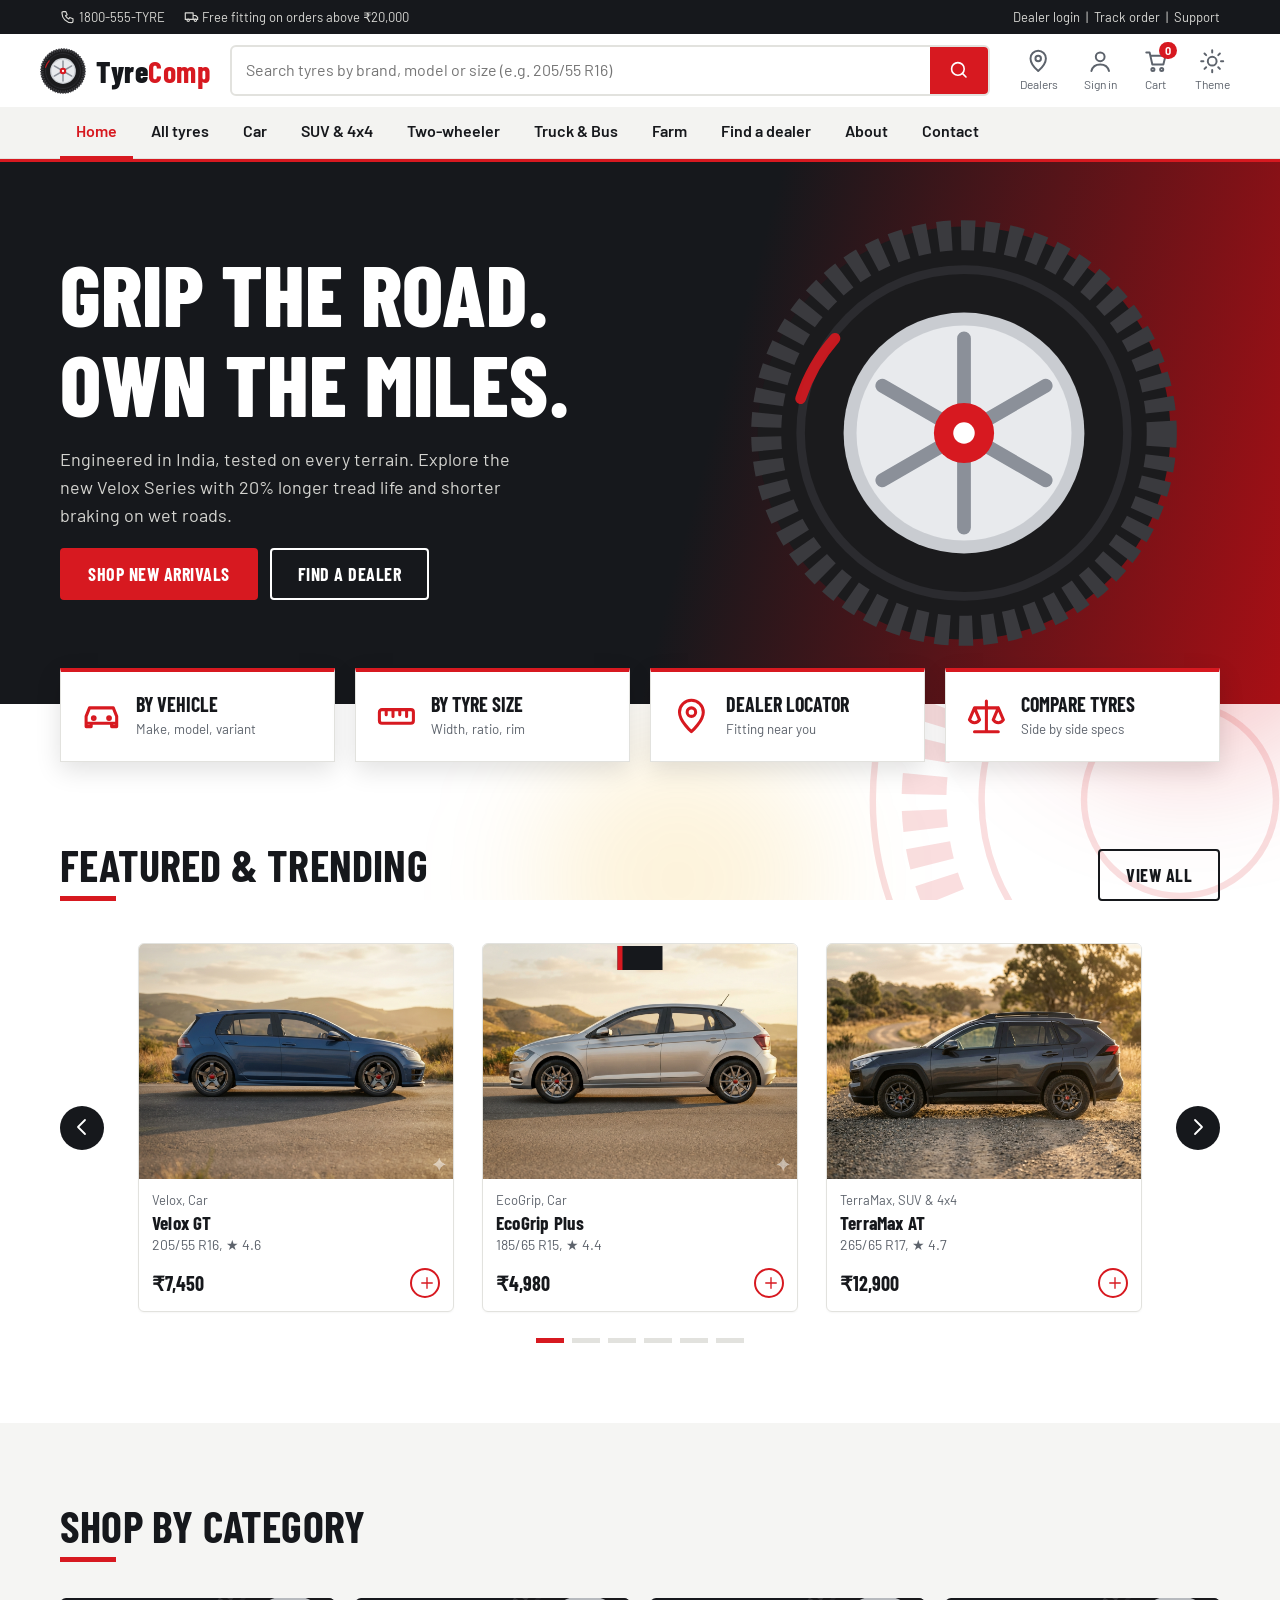
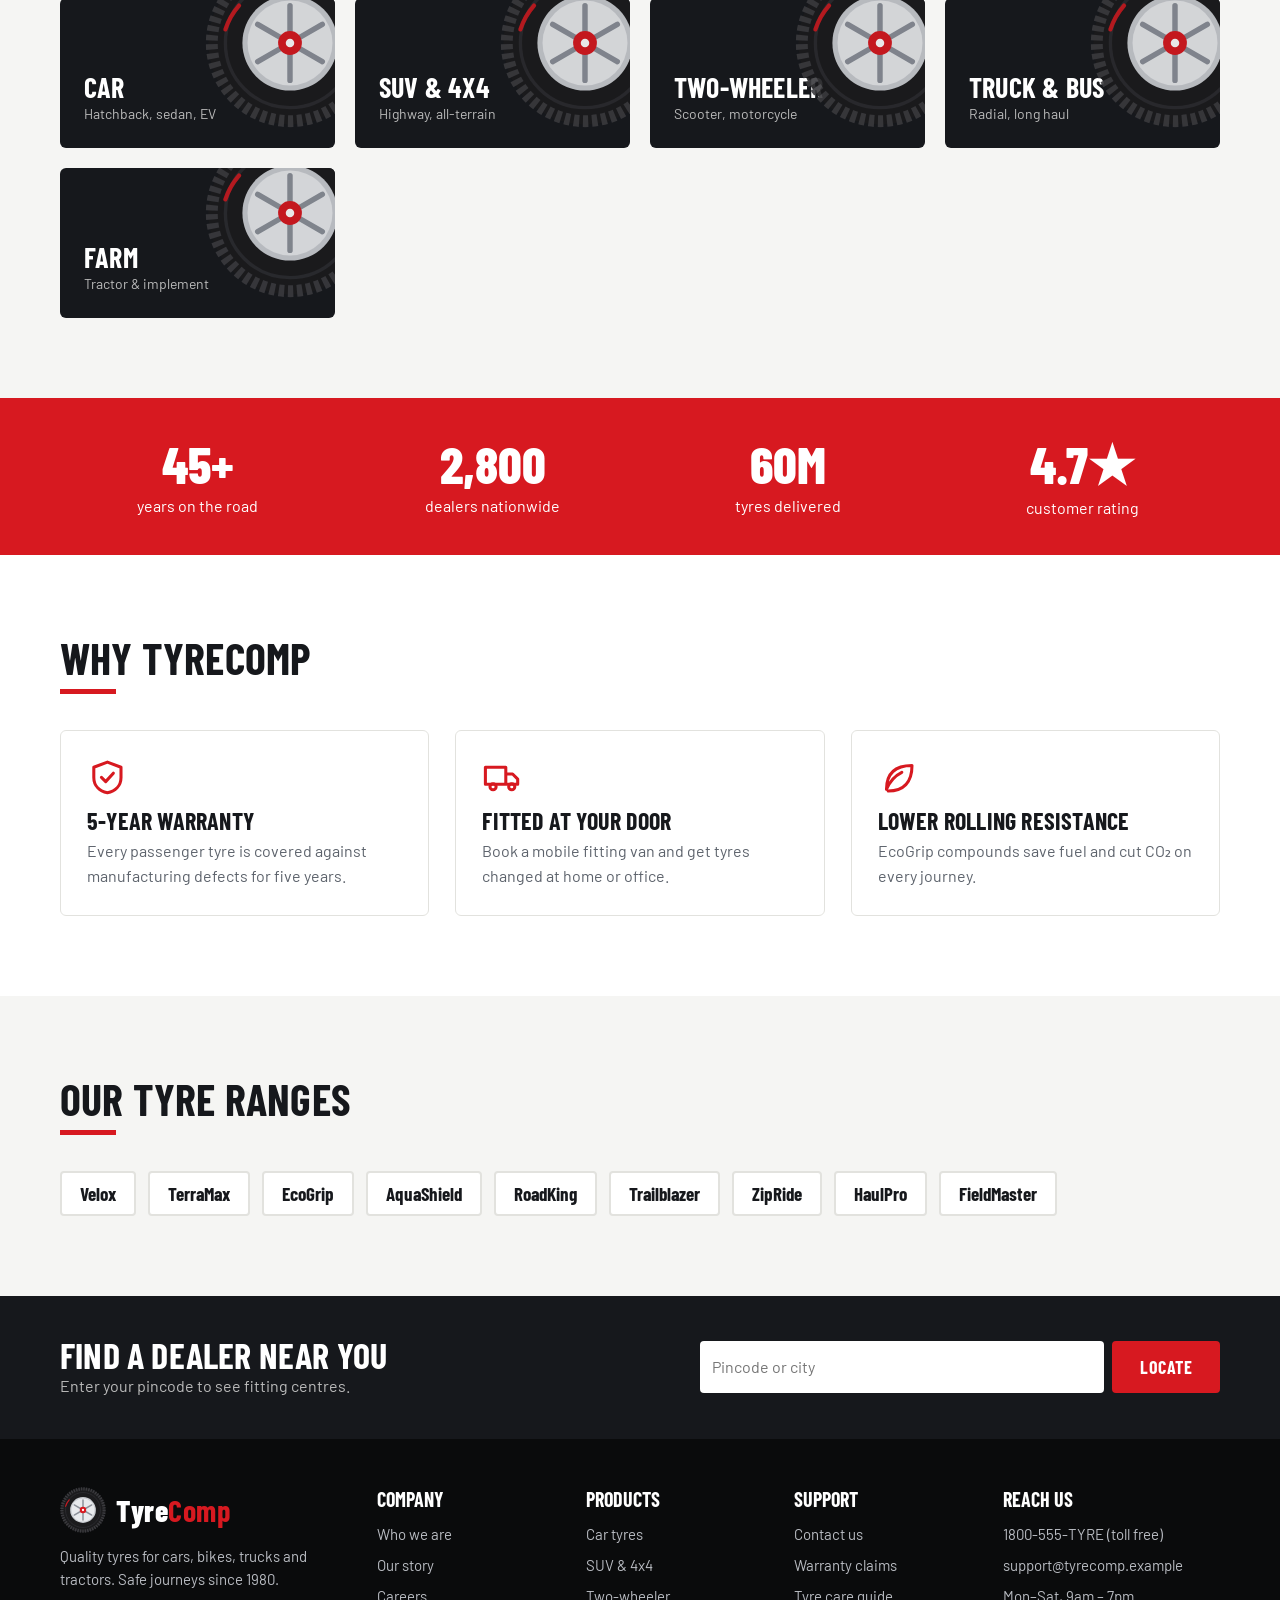
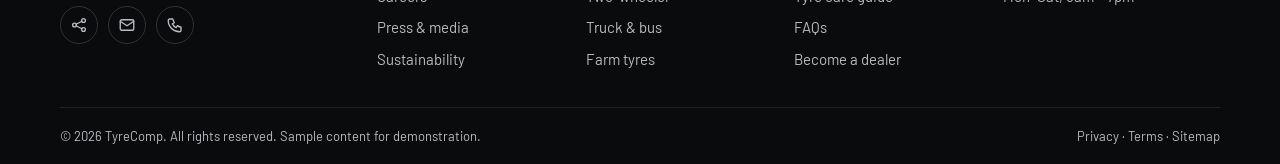
<file: index.html>
<!DOCTYPE html>
<html lang="en">
  <head>
    <meta charset="utf-8">
    <meta name="viewport" content="width=device-width, initial-scale=1, viewport-fit=cover">
    <title>TyreComp – Tyres built for every road</title>
    <link href="https://fonts.googleapis.com/css2?family=Barlow+Condensed:wght@600;700;800&family=Barlow:wght@400;500;600&display=swap" rel="stylesheet">
    <link rel="stylesheet" href="style.css">
  </head>
  <body>
    <div class="bgfx" aria-hidden="true">
      <i class="g1"></i>
      <i class="g2"></i>
      <i class="g3"></i>
      <svg class="rr a" viewBox="0 0 200 200">
        <circle cx="100" cy="100" r="96"/>
        <circle class="d" cx="100" cy="100" r="80"/>
        <circle cx="100" cy="100" r="62"/>
        <circle cx="100" cy="100" r="30"/>
      </svg>
      <svg class="rr b" viewBox="0 0 200 200">
        <circle cx="100" cy="100" r="96"/>
        <circle class="d" cx="100" cy="100" r="80"/>
        <circle cx="100" cy="100" r="62"/>
        <circle cx="100" cy="100" r="30"/>
      </svg>
    </div>
    <svg width="0" height="0" style="position:absolute">
      <defs>
        <symbol id="tyre" viewBox="0 0 100 100">
          <circle cx="50" cy="50" r="48" fill="#1b1b1d"/>
          <circle cx="50" cy="50" r="46" fill="none" stroke="#3a3a3e" stroke-width="7" stroke-dasharray="3.2 2.2"/>
          <circle cx="50" cy="50" r="38" fill="none" stroke="#2b2b2f" stroke-width="2"/>
          <circle cx="50" cy="50" r="28" fill="#c9ccd1"/>
          <circle cx="50" cy="50" r="25" fill="#e8eaed"/>
          <g stroke="#8b9099" stroke-width="3.2" stroke-linecap="round">
            <path d="M50 50V28M50 50l19-11M50 50l19 11M50 50V72M50 50L31 61M50 50L31 39"/>
          </g>
          <circle cx="50" cy="50" r="7" fill="var(--hub,#d71920)"/>
          <circle cx="50" cy="50" r="2.5" fill="#fff"/>
          <path d="M12 42a40 40 0 0 1 8-14" stroke="#d71920" stroke-width="2.5" fill="none" stroke-linecap="round" opacity=".9"/>
        </symbol>
        <symbol id="search" viewBox="0 0 24 24"><circle cx="11" cy="11" r="7"/><path d="m20 20-4-4"/></symbol>
        <symbol id="user" viewBox="0 0 24 24">
          <circle cx="12" cy="8" r="4"/>
          <path d="M4 21c1-4 4-6 8-6s7 2 8 6"/>
        </symbol>
        <symbol id="cart" viewBox="0 0 24 24">
          <path d="M3 4h3l2.5 11h10l2-8H7"/>
          <circle cx="9" cy="19.5" r="1.4"/>
          <circle cx="17" cy="19.5" r="1.4"/>
        </symbol>
        <symbol id="pin" viewBox="0 0 24 24">
          <path d="M12 21s7-6.2 7-11.5A7 7 0 0 0 5 9.5C5 14.800 12 21 12 21z"/>
          <circle cx="12" cy="9.500" r="2.500"/>
        </symbol>
        <symbol id="car" viewBox="0 0 24 24">
          <path d="M3 16v-4l2-5h14l2 5v4M3 16h18M3 16v2h3v-2M18 16v2h3v-2"/>
          <circle cx="7.500" cy="13" r=".8"/>
          <circle cx="16.500" cy="13" r=".8"/>
        </symbol>
        <symbol id="ruler" viewBox="0 0 24 24">
          <rect x="2" y="8" width="20" height="8" rx="1.500"/>
          <path d="M6 8v3M10 8v4M14 8v3M18 8v4"/>
        </symbol>
        <symbol id="scale" viewBox="0 0 24 24">
          <path d="M12 3v18M5 21h14M5 7h14M5 7l-3 7a3.500 3.500 0 0 0 6 0zM19 7l-3 7a3.500 3.500 0 0 0 6 0z"/>
        </symbol>
        <symbol id="shield" viewBox="0 0 24 24">
          <path d="M12 3l8 3v6c0 5-3.500 8-8 9-4.500-1-8-4-8-9V6z"/>
          <path d="m8.500 12 2.500 2.500 4.500-5"/>
        </symbol>
        <symbol id="truck" viewBox="0 0 24 24">
          <path d="M2 6h12v10H2zM14 10h4l3 3v3h-7"/>
          <circle cx="6.500" cy="17.500" r="1.800"/>
          <circle cx="17.500" cy="17.500" r="1.800"/>
        </symbol>
        <symbol id="leaf" viewBox="0 0 24 24">
          <path d="M5 19c0-9 5-14 15-14 0 10-5 15-14 15M5 19c2-5 5-8 9-10"/>
        </symbol>
        <symbol id="left" viewBox="0 0 24 24"><path d="m15 5-7 7 7 7"/></symbol>
        <symbol id="right" viewBox="0 0 24 24"><path d="m9 5 7 7-7 7"/></symbol>
        <symbol id="plus" viewBox="0 0 24 24"><path d="M12 5v14M5 12h14"/></symbol>
        <symbol id="phone" viewBox="0 0 24 24">
          <path d="M5 4h4l2 5-2.500 1.500a11 11 0 0 0 5 5L15 13l5 2v4a2 2 0 0 1-2 2A15 15 0 0 1 3 6a2 2 0 0 1 2-2z"/>
        </symbol>
        <symbol id="mail" viewBox="0 0 24 24">
          <rect x="3" y="5" width="18" height="14" rx="2"/>
          <path d="m3 7 9 6 9-6"/>
        </symbol>
        <symbol id="share" viewBox="0 0 24 24">
          <circle cx="6" cy="12" r="2.500"/>
          <circle cx="18" cy="6" r="2.500"/>
          <circle cx="18" cy="18" r="2.500"/>
          <path d="m8.200 11 7.600-4M8.200 13l7.600 4"/>
        </symbol>
        <symbol id="sun" viewBox="0 0 24 24">
          <circle cx="12" cy="12" r="4"/>
          <path d="M12 2v2M12 20v2M2 12h2M20 12h2M5 5l1.500 1.500M17.500 17.500 19 19M5 19l1.500-1.500M17.500 6.500 19 5"/>
        </symbol>
        <radialGradient id="rim">
          <stop offset="0" stop-color="#f6f7f9"/>
          <stop offset="1" stop-color="#8d939c"/>
        </radialgradient>
        <radialGradient id="studio" cx=".5" cy=".45" r=".75">
          <stop offset="0" stop-color="#fafafa"/>
          <stop offset="1" stop-color="#c3c8cf"/>
        </radialgradient>
        <linearGradient id="sky" x1="0" y1="0" x2="0" y2="1">
          <stop offset="0" stop-color="#9fc1e6"/>
          <stop offset="1" stop-color="#f3e9d8"/>
        </lineargradient>
        <linearGradient id="road" x1="0" y1="0" x2="0" y2="1">
          <stop offset="0" stop-color="#55585e"/>
          <stop offset="1" stop-color="#2a2c30"/>
        </lineargradient>
        <linearGradient id="shade" x1="0" y1="0" x2="0" y2="1">
          <stop offset="0" stop-color="#fff" stop-opacity=".4"/>
          <stop offset=".5" stop-color="#fff" stop-opacity="0"/>
          <stop offset="1" stop-color="#000" stop-opacity=".35"/>
        </lineargradient>
      </defs>
    </svg>
    <div class="top">
      <div class="w">
        <div>
          <span><svg class="i"><use href="#phone"/></svg> 1800-555-TYRE</span>
          <span><svg class="i"><use href="#truck"/></svg> Free fitting on orders above ₹20,000</span>
        </div>
        <div><a href="#">Dealer login</a> &nbsp;|&nbsp; <a href="#">Track order</a> &nbsp;|&nbsp; <a href="#">Support</a></div>
      </div>
    </div>
    <header>
      <div class="w hd">
        <a class="logo" href="#">
          <svg class="spin" viewBox="0 0 100 100" aria-hidden="true"><use href="#tyre"/></svg>
          <span>Tyre<b>Comp</b></span>
        </a>
        <form class="search" role="search" onsubmit="return go(event)">
          <input id="q" type="search" placeholder="Search tyres by brand, model or size (e.g. 205/55 R16)" aria-label="Search tyres">
          <button aria-label="Search"><svg class="i"><use href="#search"/></svg></button>
        </form>
        <div class="acts">
          <a href="#/dealers"><svg class="i"><use href="#pin"/></svg><span>Dealers</span></a>
          <a href="#/signin"><svg class="i"><use href="#user"/></svg><span>Sign in</span></a>
          <a href="#/cart">
            <svg class="i"><use href="#cart"/></svg>
            <span>Cart</span>
            <b class="bg" id="cc">0</b>
          </a>
          <a href="#" onclick="th();return false" aria-label="Toggle theme">
            <svg class="i"><use href="#sun"/></svg>
            <span>Theme</span>
          </a>
        </div>
      </div>
      <nav aria-label="Main">
        <div class="w">
          <a href="#/">Home</a>
          <a href="#/shop/all">All tyres</a>
          <a href="#/shop/car">Car</a>
          <a href="#/shop/suv">SUV &amp; 4x4</a>
          <a href="#/shop/bike">Two-wheeler</a>
          <a href="#/shop/truck">Truck &amp; Bus</a>
          <a href="#/shop/farm">Farm</a>
          <a href="#/dealers">Find a dealer</a>
          <a href="#/about">About</a>
          <a href="#/contact">Contact</a>
        </div>
      </nav>
    </header>
    <main id="v-home">
      <section class="hero">
        <div class="w">
          <div>
            <h1>Grip the road.<br>Own the miles.</h1>
            <p>Engineered in India, tested on every terrain. Explore the new Velox Series with 20% longer tread life and shorter braking on wet roads.</p>
            <p style="display:flex;gap:12px;flex-wrap:wrap">
              <a class="btn" href="#featured">Shop new arrivals</a>
              <a class="btn o" href="#/dealers">Find a dealer</a>
            </p>
          </div>
          <svg class="big" viewBox="0 0 100 100" aria-hidden="true"><use href="#tyre"/></svg>
        </div>
      </section>
      <div class="w">
        <div class="acc">
          <a href="#/shop/all">
            <svg class="i"><use href="#car"/></svg>
            <div><b>By vehicle</b><small>Make, model, variant</small></div>
          </a>
          <a href="#/shop/all">
            <svg class="i"><use href="#ruler"/></svg>
            <div><b>By tyre size</b><small>Width, ratio, rim</small></div>
          </a>
          <a href="#/dealers">
            <svg class="i"><use href="#pin"/></svg>
            <div><b>Dealer locator</b><small>Fitting near you</small></div>
          </a>
          <a href="#/shop/all">
            <svg class="i"><use href="#scale"/></svg>
            <div><b>Compare tyres</b><small>Side by side specs</small></div>
          </a>
        </div>
      </div>
      <section class="sec" id="featured">
        <div class="w">
          <div class="sh">
            <h2>Featured &amp; trending</h2>
            <a href="#" class="btn o" style="color:var(--ink);border-color:var(--ink)">View all</a>
          </div>
          <div class="car">
            <button class="arr l" aria-label="Previous"><svg class="i"><use href="#left"/></svg></button>
            <div class="vp">
              <div class="tr" id="tr"></div>
            </div>
            <button class="arr r" aria-label="Next"><svg class="i"><use href="#right"/></svg></button>
          </div>
          <div class="dots" id="dots"></div>
        </div>
      </section>
      <section class="sec alt" id="cats">
        <div class="w">
          <div class="sh">
            <h2>Shop by category</h2>
          </div>
          <div class="cats" id="catg"></div>
        </div>
      </section>
      <section class="stats">
        <div class="w">
          <div><b>45+</b>years on the road</div>
          <div><b>2,800</b>dealers nationwide</div>
          <div><b>60M</b>tyres delivered</div>
          <div><b>4.7★</b>customer rating</div>
        </div>
      </section>
      <section class="sec" id="why">
        <div class="w">
          <div class="sh">
            <h2>Why TyreComp</h2>
          </div>
          <div class="why">
            <div>
              <svg class="i"><use href="#shield"/></svg>
              <h3>5‑year warranty</h3>
              <p>Every passenger tyre is covered against manufacturing defects for five years.</p>
            </div>
            <div>
              <svg class="i"><use href="#truck"/></svg>
              <h3>Fitted at your door</h3>
              <p>Book a mobile fitting van and get tyres changed at home or office.</p>
            </div>
            <div>
              <svg class="i"><use href="#leaf"/></svg>
              <h3>Lower rolling resistance</h3>
              <p>EcoGrip compounds save fuel and cut CO₂ on every journey.</p>
            </div>
          </div>
        </div>
      </section>
      <section class="sec alt" id="brands">
        <div class="w">
          <div class="sh">
            <h2>Our tyre ranges</h2>
          </div>
          <div class="brands">
            <a href="#">Velox</a>
            <a href="#">TerraMax</a>
            <a href="#">EcoGrip</a>
            <a href="#">AquaShield</a>
            <a href="#">RoadKing</a>
            <a href="#">Trailblazer</a>
            <a href="#">ZipRide</a>
            <a href="#">HaulPro</a>
            <a href="#">FieldMaster</a>
          </div>
        </div>
      </section>
      <section class="news" id="dealers">
        <div class="w">
          <div>
            <h2>Find a dealer near you</h2>
            <span style="color:#bbb">Enter your pincode to see fitting centres.</span>
          </div>
          <form onsubmit="return dl(event)">
            <input aria-label="Pincode" placeholder="Pincode or city">
            <button class="btn">Locate</button>
          </form>
        </div>
      </section>
    </main>
    <main id="v-page" hidden></main>
    <footer>
      <div class="w">
        <div class="fg">
          <div>
            <a class="logo" href="#" style="color:#fff">
              <svg class="spin" viewBox="0 0 100 100" aria-hidden="true"><use href="#tyre"/></svg>
              <span>Tyre<b>Comp</b></span>
            </a>
            <p style="margin-top:12px">Quality tyres for cars, bikes, trucks and tractors. Safe journeys since 1980.</p>
            <div class="soc">
              <a href="#" aria-label="Share"><svg class="i"><use href="#share"/></svg></a>
              <a href="#" aria-label="Email"><svg class="i"><use href="#mail"/></svg></a>
              <a href="#" aria-label="Call"><svg class="i"><use href="#phone"/></svg></a>
            </div>
          </div>
          <div>
            <h4>Company</h4>
            <ul>
              <li><a href="#">Who we are</a></li>
              <li><a href="#">Our story</a></li>
              <li><a href="#">Careers</a></li>
              <li><a href="#">Press &amp; media</a></li>
              <li><a href="#">Sustainability</a></li>
            </ul>
          </div>
          <div>
            <h4>Products</h4>
            <ul>
              <li><a href="#">Car tyres</a></li>
              <li><a href="#">SUV &amp; 4x4</a></li>
              <li><a href="#">Two‑wheeler</a></li>
              <li><a href="#">Truck &amp; bus</a></li>
              <li><a href="#">Farm tyres</a></li>
            </ul>
          </div>
          <div>
            <h4>Support</h4>
            <ul>
              <li><a href="#">Contact us</a></li>
              <li><a href="#">Warranty claims</a></li>
              <li><a href="#">Tyre care guide</a></li>
              <li><a href="#">FAQs</a></li>
              <li><a href="#">Become a dealer</a></li>
            </ul>
          </div>
          <div>
            <h4>Reach us</h4>
            <ul>
              <li>1800‑555‑TYRE (toll free)</li>
              <li>support@tyrecomp.example</li>
              <li>Mon–Sat, 9am – 7pm</li>
            </ul>
          </div>
        </div>
        <div class="cp">
          <span>© 2026 TyreComp. All rights reserved. Sample content for demonstration.</span>
          <span><a href="#">Privacy</a> · <a href="#">Terms</a> · <a href="#">Sitemap</a></span>
        </div>
      </div>
    </footer>
    <div id="toast" role="status"></div>
    <script src="script.js"></script>
  </body>
</html>
</file>
<file: style.css>
:root {
  --bg: #fff;
  --bg2: #f3f3f1;
  --ink: #16181c;
  --mut: #5d636c;
  --red: #d71920;
  --red2: #a80f15;
  --line: #e2e2de;
  --dark: #16181c;
  --card: #fff;
  box-sizing: border-box;
  padding-top: env(safe-area-inset-top,0px);
  padding-bottom: env(safe-area-inset-bottom,0px);
}

@media (prefers-color-scheme:dark) {
  :root:not([data-theme="light"]) {
    --bg: #101214;
    --bg2: #181b1f;
    --ink: #f1f1ee;
    --mut: #9aa1ab;
    --line: #2a2e34;
    --card: #1a1d21;
    --dark: #0a0b0c;
  }
}

:root[data-theme="dark"] {
  --bg: #101214;
  --bg2: #181b1f;
  --ink: #f1f1ee;
  --mut: #9aa1ab;
  --line: #2a2e34;
  --card: #1a1d21;
  --dark: #0a0b0c;
}

html {
  scroll-padding-top: env(safe-area-inset-top,0px);
  scroll-behavior: smooth;
}

* {
  box-sizing: border-box;
}

body {
  margin: 0;
  background: var(--bg);
  color: var(--ink);
  font: 16px/1.55 Barlow,system-ui,sans-serif;
}

h1,
h2,
h3 {
  font-family: 'Barlow Condensed',Impact,sans-serif;
  margin: 0;
  line-height: 1.05;
  letter-spacing: .2px;
}

a {
  color: inherit;
  text-decoration: none;
}

.w {
  max-width: 1200px;
  margin: 0 auto;
  padding: 0 20px;
}

svg.i {
  width: 1.2em;
  height: 1.2em;
  fill: none;
  stroke: currentColor;
  stroke-width: 1.8;
  stroke-linecap: round;
  stroke-linejoin: round;
  vertical-align: -.2em;
}

:focus-visible {
  outline: 3px solid var(--red);
  outline-offset: 2px;
}

.top {
  background: var(--dark);
  color: #d8d8d4;
  font-size: 13px;
}

.top .w {
  display: flex;
  justify-content: space-between;
  gap: 12px;
  padding-top: 7px;
  padding-bottom: 7px;
  flex-wrap: wrap;
}

.top span {
  margin-right: 16px;
}

header {
  position: sticky;
  top: env(safe-area-inset-top,0px);
  z-index: 20;
  background: var(--bg);
  border-bottom: 3px solid var(--red);
}

.hd {
  display: flex;
  align-items: center;
  gap: 20px;
  padding: 10px 0;
}

.logo {
  display: flex;
  align-items: center;
  gap: 10px;
  font: 800 30px 'Barlow Condensed';
  letter-spacing: .5px;
}

.logo b {
  color: var(--red);
}

.spin {
  animation: spin 4s linear infinite;
  width: 46px;
  height: 46px;
  flex: none;
}

@keyframes spin {
  to {
    transform: rotate(360deg);
  }
}

.logo:hover .spin {
  animation-duration: .8s;
}

.search {
  flex: 1;
  display: flex;
  border: 2px solid var(--line);
  border-radius: 6px;
  overflow: hidden;
  background: var(--card);
}

.search:focus-within {
  border-color: var(--red);
}

.search input {
  flex: 1;
  border: 0;
  padding: 11px 14px;
  font: inherit;
  background: transparent;
  color: var(--ink);
  min-width: 0;
}

.search input:focus {
  outline: 0;
}

.search button {
  border: 0;
  background: var(--red);
  color: #fff;
  padding: 0 18px;
  cursor: pointer;
  font-size: 18px;
}

.acts {
  display: flex;
  gap: 6px;
}

.acts a {
  display: flex;
  flex-direction: column;
  align-items: center;
  font-size: 12px;
  padding: 4px 10px;
  color: var(--mut);
  border-radius: 6px;
}

.acts a:hover {
  color: var(--red);
}

.acts svg {
  font-size: 22px;
}

nav {
  background: var(--bg2);
  border-bottom: 1px solid var(--line);
}

nav .w {
  display: flex;
  gap: 2px;
  flex-wrap: wrap;
}

nav a.on {
  color: var(--red);
  border-color: var(--red);
}

nav a {
  padding: 12px 16px;
  font-weight: 600;
  white-space: nowrap;
  border-bottom: 3px solid transparent;
  margin-bottom: -1px;
}

nav a:hover {
  color: var(--red);
  border-color: var(--red);
}

.hero {
  background: linear-gradient(105deg,#16181c 55%,#a80f15);
  color: #fff;
  overflow: hidden;
  position: relative;
}

.hero .w {
  display: grid;
  grid-template-columns: 1.1fr .9fr;
  align-items: center;
  gap: 20px;
  padding-top: 56px;
  padding-bottom: 56px;
}

.hero h1 {
  font-size: clamp(44px,7vw,86px);
  font-weight: 800;
  text-transform: uppercase;
}

.hero p {
  max-width: 46ch;
  color: #d4d4d0;
  font-size: 18px;
}

.btn {
  display: inline-flex;
  align-items: center;
  gap: 8px;
  background: var(--red);
  color: #fff;
  padding: 13px 26px;
  font: 700 18px 'Barlow Condensed';
  letter-spacing: .5px;
  border-radius: 4px;
  border: 2px solid var(--red);
  cursor: pointer;
  text-transform: uppercase;
}

.btn:hover {
  background: var(--red2);
  border-color: var(--red2);
}

.btn.o {
  background: transparent;
  border-color: #fff;
}

.btn.o:hover {
  background: #fff;
  color: #16181c;
}

.hero .big {
  width: min(100%,430px);
  justify-self: center;
  animation: spin 14s linear infinite;
}

.sec {
  padding: 80px 0;
}

.sec.alt {
  background: color-mix(in srgb,var(--bg2) 80%,transparent);
}

.sh {
  display: flex;
  justify-content: space-between;
  align-items: end;
  margin-bottom: 36px;
  gap: 16px;
}

.sh h2 {
  font-size: clamp(30px,4vw,44px);
  text-transform: uppercase;
}

.sh h2:after {
  content: "";
  display: block;
  width: 56px;
  height: 5px;
  background: var(--red);
  margin-top: 8px;
}

.acc {
  display: grid;
  grid-template-columns: repeat(4,1fr);
  gap: 16px;
  margin-top: -36px;
  position: relative;
  z-index: 2;
}

.acc a {
  background: var(--card);
  border: 1px solid var(--line);
  border-top: 4px solid var(--red);
  padding: 20px;
  display: flex;
  gap: 14px;
  align-items: center;
  box-shadow: 0 8px 24px rgba(0,0,0,.12);
}

.acc a:hover {
  transform: translateY(-3px);
}

.acc svg {
  font-size: 34px;
  color: var(--red);
  flex: none;
}

.acc b {
  display: block;
  font: 700 20px 'Barlow Condensed';
  text-transform: uppercase;
}

.acc small {
  color: var(--mut);
}

.car {
  position: relative;
  padding: 0 64px;
}

.vp {
  overflow: hidden;
}

.tr {
  display: flex;
  transition: transform .5s ease;
}

.slide {
  flex: 0 0 33.3333%;
  padding: 0 14px;
}

.vp {
  padding: 6px 0;
}

.pc {
  background: var(--card);
  border: 1px solid var(--line);
  border-radius: 6px;
  overflow: hidden;
  height: 100%;
  display: flex;
  flex-direction: column;
}

.pc .im {
  display: block;
  position: relative;
  aspect-ratio: 4/3;
  overflow: hidden;
}

.ph {
  width: 100%;
  height: 100%;
  display: block;
}

.pc .im svg.t {
  width: 150px;
  height: 150px;
}

.pc:hover .t {
  animation: spin 3s linear infinite;
}

.tag {
  position: absolute;
  top: 10px;
  left: 10px;
  background: var(--red);
  color: #fff;
  font: 700 13px 'Barlow Condensed';
  padding: 2px 9px;
  text-transform: uppercase;
  border-radius: 3px;
}

.pc .bd {
  padding: 11px 13px 13px;
  display: flex;
  flex-direction: column;
  gap: 2px;
  flex: 1;
}

.pc .br {
  color: var(--mut);
  font-size: 13px;
}

.pc h3 {
  font-size: 19px;
}

.pc .sz {
  color: var(--mut);
  font-size: 14px;
}

.pc .pr {
  margin-top: auto;
  display: flex;
  justify-content: space-between;
  align-items: center;
  padding-top: 10px;
}

.pc .pr b {
  font: 700 20px 'Barlow Condensed';
}

.pc .pr button {
  border: 2px solid var(--red);
  background: none;
  color: var(--red);
  width: 30px;
  height: 30px;
  border-radius: 50%;
  cursor: pointer;
  font-size: 15px;
}

.pc .pr button:hover {
  background: var(--red);
  color: #fff;
}

.arr {
  position: absolute;
  top: calc(50% - 22px);
  width: 44px;
  height: 44px;
  border-radius: 50%;
  border: 0;
  background: var(--dark);
  color: #fff;
  cursor: pointer;
  font-size: 20px;
  z-index: 3;
}

.arr:hover {
  background: var(--red);
}

.arr.l {
  left: 0;
}

.arr.r {
  right: 0;
}

.dots {
  display: flex;
  justify-content: center;
  gap: 8px;
  margin-top: 20px;
}

.dots button {
  width: 28px;
  height: 5px;
  border: 0;
  background: var(--line);
  cursor: pointer;
  padding: 0;
}

.dots button.on {
  background: var(--red);
}

.cats {
  display: grid;
  grid-template-columns: repeat(4,1fr);
  gap: 16px;
}

.cat {
  background: var(--dark);
  color: #fff;
  padding: 24px;
  min-height: 150px;
  display: flex;
  flex-direction: column;
  justify-content: flex-end;
  position: relative;
  overflow: hidden;
  border-radius: 6px;
}

.cat svg.t {
  position: absolute;
  right: -40px;
  top: -40px;
  width: 170px;
  height: 170px;
  opacity: .9;
  transition: transform .6s;
}

.cat:hover svg.t {
  transform: rotate(90deg);
}

.cat:hover {
  outline: 3px solid var(--red);
}

.cat h3 {
  font-size: 28px;
  text-transform: uppercase;
}

.cat span {
  color: #bbb;
  font-size: 14px;
}

.stats {
  background: var(--red);
  color: #fff;
}

.stats .w {
  display: grid;
  grid-template-columns: repeat(4,1fr);
  gap: 20px;
  padding-top: 34px;
  padding-bottom: 34px;
  text-align: center;
}

.stats b {
  display: block;
  font: 800 52px 'Barlow Condensed';
}

.why {
  display: grid;
  grid-template-columns: repeat(3,1fr);
  gap: 20px;
}

.why div {
  background: var(--card);
  border: 1px solid var(--line);
  padding: 26px;
  border-radius: 6px;
}

.why svg {
  font-size: 34px;
  color: var(--red);
}

.why h3 {
  font-size: 24px;
  margin: 10px 0 6px;
  text-transform: uppercase;
}

.why p {
  margin: 0;
  color: var(--mut);
}

.brands {
  display: flex;
  flex-wrap: wrap;
  gap: 12px;
}

.brands a {
  border: 2px solid var(--line);
  padding: 9px 18px;
  font: 700 19px 'Barlow Condensed';
  border-radius: 4px;
  background: var(--card);
}

.brands a:hover {
  border-color: var(--red);
  color: var(--red);
}

.news {
  background: var(--dark);
  color: #fff;
}

.news .w {
  display: flex;
  justify-content: space-between;
  align-items: center;
  gap: 24px;
  flex-wrap: wrap;
  padding-top: 40px;
  padding-bottom: 40px;
}

.news h2 {
  font-size: 36px;
  text-transform: uppercase;
}

.news form {
  display: flex;
  gap: 8px;
  flex: 1;
  min-width: 260px;
  max-width: 520px;
}

.news input {
  flex: 1;
  padding: 12px;
  border: 0;
  border-radius: 4px;
  font: inherit;
  min-width: 0;
}

footer {
  background: #0a0b0c;
  color: #b9bcc2;
  padding-top: 48px;
  font-size: 15px;
}

.fg {
  display: grid;
  grid-template-columns: 1.6fr 1fr 1fr 1fr 1.2fr;
  gap: 28px;
}

footer h4 {
  color: #fff;
  font: 700 20px 'Barlow Condensed';
  text-transform: uppercase;
  margin: 0 0 12px;
}

footer ul {
  list-style: none;
  margin: 0;
  padding: 0;
  display: grid;
  gap: 8px;
}

footer a:hover {
  color: #fff;
  text-decoration: underline;
}

.soc {
  display: flex;
  gap: 10px;
  margin-top: 14px;
}

.soc a {
  width: 38px;
  height: 38px;
  border: 1px solid #333;
  border-radius: 50%;
  display: grid;
  place-items: center;
}

.soc a:hover {
  background: var(--red);
  border-color: var(--red);
}

.cp {
  border-top: 1px solid #222;
  margin-top: 36px;
  padding: 18px 0;
  display: flex;
  justify-content: space-between;
  flex-wrap: wrap;
  gap: 8px;
  font-size: 13px;
}

#toast {
  position: fixed;
  bottom: calc(20px + env(safe-area-inset-bottom,0px));
  left: 50%;
  transform: translateX(-50%) translateY(90px);
  background: var(--dark);
  color: #fff;
  padding: 12px 20px;
  border-left: 5px solid var(--red);
  transition: .3s;
  z-index: 50;
}

#toast.s {
  transform: translateX(-50%);
}

@media(max-width:1000px) {
  .slide {
    flex-basis: 50%;
  }
  .acc,
  .cats {
    grid-template-columns: repeat(2,1fr);
  }
  .fg {
    grid-template-columns: 1fr 1fr;
  }
  .hero .w {
    grid-template-columns: 1fr;
  }
  .hero .big {
    width: 240px;
    order: -1;
  }
}

@media(max-width:640px) {
  .acts a span {
    display: none;
  }
  .hd {
    flex-wrap: wrap;
  }
  .search {
    order: 3;
    flex-basis: 100%;
  }
  .logo {
    font-size: 26px;
  }
  .slide {
    flex-basis: 100%;
  }
  .why,
  .stats .w {
    grid-template-columns: 1fr 1fr;
  }
  .why {
    grid-template-columns: 1fr;
  }
  .car {
    padding: 0 46px;
  }
  .arr {
    width: 38px;
    height: 38px;
    top: calc(50% - 19px);
  }
  .top .w>div:last-child {
    display: none;
  }
}

.acts a {
  position: relative;
}

.bg {
  position: absolute;
  top: -2px;
  right: 2px;
  background: var(--red);
  color: #fff;
  border-radius: 10px;
  font-size: 11px;
  padding: 0 6px;
}

.pg {
  padding-top: 32px;
  padding-bottom: 80px;
  min-height: 60vh;
}

.pg h1 {
  font-size: clamp(34px,5vw,54px);
  text-transform: uppercase;
}

.bc {
  font-size: 14px;
  color: var(--mut);
  margin-bottom: 10px;
}

.bc a:hover {
  color: var(--red);
}

.shop {
  display: grid;
  grid-template-columns: 260px 1fr;
  gap: 28px;
  margin-top: 20px;
  align-items: start;
}

.flt {
  border: 1px solid var(--line);
  background: var(--card);
  padding: 18px;
  border-radius: 6px;
  position: sticky;
  top: 130px;
  display: grid;
  gap: 18px;
}

.flt h4 {
  margin: 0 0 8px;
  font: 700 18px 'Barlow Condensed';
  text-transform: uppercase;
}

.flt .cl a {
  display: flex;
  justify-content: space-between;
  padding: 7px 10px;
  border-radius: 4px;
}

.flt .cl a:hover {
  background: var(--bg2);
}

.flt .cl a.on {
  background: var(--red);
  color: #fff;
}

.flt input[type=range] {
  width: 100%;
  accent-color: var(--red);
}

select {
  width: 100%;
  padding: 9px;
  border: 2px solid var(--line);
  border-radius: 4px;
  background: var(--card);
  color: var(--ink);
  font: inherit;
}

.tb {
  display: flex;
  justify-content: space-between;
  align-items: center;
  gap: 12px;
  flex-wrap: wrap;
  margin-bottom: 16px;
  padding-bottom: 12px;
  border-bottom: 1px solid var(--line);
}

.tb label {
  display: flex;
  align-items: center;
  gap: 8px;
  white-space: nowrap;
}

.tb select {
  width: auto;
}

.seg {
  display: flex;
}

.seg button {
  padding: 8px 14px;
  border: 2px solid var(--line);
  background: var(--card);
  color: var(--ink);
  cursor: pointer;
  font: 600 14px Barlow;
}

.seg button.on {
  background: var(--red);
  border-color: var(--red);
  color: #fff;
}

.grid {
  display: grid;
  grid-template-columns: repeat(3,1fr);
  gap: 32px 28px;
}

.det {
  display: grid;
  grid-template-columns: 1.1fr .9fr;
  gap: 32px;
  margin-top: 20px;
}

.det .ph {
  border-radius: 6px;
}

.spec {
  width: 100%;
  border-collapse: collapse;
  margin: 16px 0;
}

.spec td {
  padding: 9px 0;
  border-bottom: 1px solid var(--line);
}

.spec td:first-child {
  color: var(--mut);
}

.txt {
  max-width: 70ch;
}

.txt p {
  color: var(--mut);
}

.txt a {
  color: var(--red);
}

.frm {
  display: grid;
  gap: 12px;
  max-width: 420px;
  margin-top: 16px;
}

.frm input,
.frm textarea {
  padding: 11px;
  border: 2px solid var(--line);
  border-radius: 4px;
  font: inherit;
  background: var(--card);
  color: var(--ink);
}

.row {
  display: flex;
  gap: 16px;
  align-items: center;
  border-bottom: 1px solid var(--line);
  padding: 12px 0;
}

.dl {
  display: grid;
  grid-template-columns: repeat(2,1fr);
  gap: 12px;
  margin-top: 16px;
}

.dl div {
  border: 1px solid var(--line);
  border-left: 4px solid var(--red);
  padding: 14px;
  background: var(--card);
}

.pc h3 a:hover {
  color: var(--red);
}

@media(max-width:1000px) {
  .shop,
  .det {
    grid-template-columns: 1fr;
  }
  .flt {
    position: static;
  }
  .grid {
    grid-template-columns: repeat(2,1fr);
  }
}

@media(max-width:640px) {
  .dl {
    grid-template-columns: 1fr;
  }
  .grid {
    grid-template-columns: 1fr;
    gap: 24px;
  }
  .ddp {
    width: min(300px,86vw);
  }
  nav a {
    padding: 9px 10px;
    font-size: 14px;
  }
}

.ph2 {
  background: linear-gradient(105deg,#16181c 60%,#a80f15);
  color: #fff;
  position: relative;
  overflow: hidden;
  padding: 44px 0 48px;
}

.ph2 .w {
  position: relative;
  z-index: 1;
}

.ph2 h1 {
  font-size: clamp(40px,6vw,72px);
  text-transform: uppercase;
}

.ph2 p {
  max-width: 52ch;
  color: #d4d4d0;
  font-size: 18px;
  margin: 8px 0 0;
}

.ph2 .bc,
.ph2 .bc a {
  color: #cfcfcf;
}

.ph2 .rt {
  position: absolute;
  right: -70px;
  top: 50%;
  margin-top: -180px;
  width: 360px;
  opacity: .85;
}

.rv {
  opacity: 0;
  transform: translateY(26px);
  transition: opacity .6s,transform .6s;
}

.rv.in {
  opacity: 1;
  transform: none;
}

.h2 {
  font-size: clamp(28px,4vw,40px);
  text-transform: uppercase;
  margin: 44px 0 14px;
}

.h2:after {
  content: "";
  display: block;
  width: 56px;
  height: 5px;
  background: var(--red);
  margin-top: 8px;
}

.tl {
  position: relative;
  max-width: 820px;
  margin: 30px auto;
}

.tl:before {
  content: "";
  position: absolute;
  left: 50%;
  top: 0;
  bottom: 0;
  width: 4px;
  background: repeating-linear-gradient(var(--red) 0 10px,transparent 10px 18px);
  transform: translateX(-50%);
}

.ti {
  width: 50%;
  padding: 0 34px 34px 0;
  text-align: right;
  position: relative;
}

.ti.r {
  margin-left: 50%;
  padding: 0 0 34px 34px;
  text-align: left;
}

.ti:after {
  content: "";
  position: absolute;
  right: -11px;
  top: 6px;
  width: 22px;
  height: 22px;
  border-radius: 50%;
  background: var(--red);
  border: 4px solid var(--bg);
}

.ti.r:after {
  left: -11px;
  right: auto;
}

.ti b {
  font: 800 40px 'Barlow Condensed';
  color: var(--red);
}

.ti h3 {
  font-size: 24px;
}

.ti p {
  color: var(--mut);
  margin: 4px 0 0;
}

.perks {
  display: grid;
  grid-template-columns: repeat(3,1fr);
  gap: 16px;
}

.perks div {
  display: flex;
  gap: 12px;
  align-items: center;
  background: var(--card);
  border: 1px solid var(--line);
  border-left: 4px solid var(--red);
  padding: 18px;
  font-size: 18px;
}

.perks svg {
  font-size: 30px;
  color: var(--red);
}

.chips {
  display: flex;
  gap: 8px;
  flex-wrap: wrap;
  margin: 14px 0 22px;
}

.chips button {
  padding: 8px 18px;
  border: 2px solid var(--line);
  border-radius: 20px;
  background: var(--card);
  color: var(--ink);
  cursor: pointer;
  font: 600 14px Barlow;
}

.chips button:hover {
  border-color: var(--red);
}

.chips button.on {
  background: var(--red);
  border-color: var(--red);
  color: #fff;
}

.jd,
.nw {
  border: 1px solid var(--line);
  background: var(--card);
  border-radius: 6px;
  margin-bottom: 12px;
  transition: border-color .2s;
}

.jd:hover,
.nw:hover {
  border-color: var(--red);
}

.jd[open],
.nw[open] {
  border-left: 5px solid var(--red);
}

.jd summary,
.nw summary {
  padding: 16px 18px;
  cursor: pointer;
  display: flex;
  gap: 14px;
  align-items: center;
  flex-wrap: wrap;
}

.jd summary b {
  font: 700 24px 'Barlow Condensed';
  flex: 1;
}

.nw summary b {
  font: 700 24px 'Barlow Condensed';
  flex-basis: 100%;
}

.dt {
  color: var(--mut);
  font-size: 14px;
}

.jd p,
.nw p {
  padding: 0 18px 14px;
  margin: 0;
  color: var(--mut);
  animation: fd .35s;
}

.jd .btn {
  margin: 0 18px 16px;
}

.pill {
  background: var(--bg2);
  border: 1px solid var(--line);
  font-style: normal;
  font-size: 12px;
  padding: 2px 10px;
  border-radius: 12px;
}

.kit {
  display: flex;
  justify-content: space-between;
  align-items: center;
  gap: 16px;
  flex-wrap: wrap;
  background: var(--dark);
  color: #fff;
  padding: 24px;
  border-radius: 6px;
  margin-top: 30px;
}

.kit h2 {
  font-size: 30px;
  text-transform: uppercase;
}

.kit p {
  margin: 4px 0 0;
  color: #bbb;
}

.rings,
.lcs {
  display: grid;
  grid-template-columns: repeat(4,1fr);
  gap: 20px;
  text-align: center;
}

.rg {
  width: 100%;
  max-width: 150px;
}

.rg .bgc {
  fill: none;
  stroke: var(--line);
  stroke-width: 10;
}

.rg .fg {
  fill: none;
  stroke: var(--red);
  stroke-width: 10;
  stroke-linecap: round;
  stroke-dasharray: 314;
  stroke-dashoffset: 314;
  transition: stroke-dashoffset 1.6s ease;
}

.rgw.in .fg {
  stroke-dashoffset: var(--o);
}

.rg text {
  fill: var(--ink);
  font: 800 28px 'Barlow Condensed';
}

.lc {
  border-top: 4px solid var(--red);
  background: var(--card);
  padding: 18px;
}

.lc h3 {
  font-size: 26px;
  text-transform: uppercase;
}

.lc p {
  margin: 4px 0 0;
  color: var(--mut);
}

.calc {
  background: var(--dark);
  color: #fff;
  padding: 26px;
  border-radius: 6px;
  display: grid;
  gap: 16px;
}

.res {
  display: grid;
  grid-template-columns: repeat(3,1fr);
  gap: 12px;
  text-align: center;
}

.res b {
  display: block;
  font: 800 44px 'Barlow Condensed';
}

.cpn {
  animation: fd .4s;
}

@keyframes fd {
  from {
    opacity: 0;
    transform: translateY(10px);
  }
}

.gauge {
  max-width: 280px;
  text-align: center;
  margin: 10px 0;
}

#nd {
  transform-origin: 100px 100px;
  transition: transform .9s cubic-bezier(.3,1.5,.5,1);
}

.gauge b {
  font: 800 36px 'Barlow Condensed';
}

.tbar {
  height: 22px;
  background: var(--line);
  border-radius: 11px;
  overflow: hidden;
  margin: 12px 0;
}

.tbar i {
  display: block;
  height: 100%;
  width: 0;
  transition: width .5s,background .5s;
}

.fq {
  border-bottom: 1px solid var(--line);
}

.fq button {
  width: 100%;
  display: flex;
  justify-content: space-between;
  align-items: center;
  gap: 12px;
  background: none;
  border: 0;
  color: var(--ink);
  font: 600 18px Barlow;
  text-align: left;
  padding: 16px 4px;
  cursor: pointer;
}

.fq button svg {
  color: var(--red);
  flex: none;
  transition: transform .3s;
}

.fq.open button svg {
  transform: rotate(135deg);
}

.fa {
  display: grid;
  grid-template-rows: 0fr;
  transition: grid-template-rows .35s;
}

.fq.open .fa {
  grid-template-rows: 1fr;
}

.fa>div {
  overflow: hidden;
}

.fa p {
  margin: 0 4px 16px;
  color: var(--mut);
}

.stp {
  display: flex;
  gap: 8px;
}

.stp button {
  flex: 1;
  padding: 12px;
  border: 2px solid var(--line);
  background: var(--card);
  color: var(--ink);
  cursor: pointer;
  font: 700 18px 'Barlow Condensed';
  text-transform: uppercase;
}

.stp button.on {
  border-color: var(--red);
  color: var(--red);
}

@media(max-width:640px) {
  .perks,
  .res {
    grid-template-columns: 1fr;
  }
  .rings,
  .lcs {
    grid-template-columns: repeat(2,1fr);
  }
  .ph2 .rt {
    width: 220px;
    right: -60px;
    opacity: .5;
  }
  .tl:before {
    left: 8px;
  }
  .ti,
  .ti.r {
    width: 100%;
    margin: 0;
    padding: 0 0 28px 34px;
    text-align: left;
  }
  .ti:after,
  .ti.r:after {
    left: -3px;
    right: auto;
  }
}

body {
  position: relative;
}

body:before,
body:after {
  content: "";
  position: fixed;
  inset: 0;
  pointer-events: none;
  z-index: -1;
}

body:before {
  background-image: url("data:image/svg+xml,%3Csvg xmlns='http://www.w3.org/2000/svg' width='48' height='48'%3E%3Cpath d='M0 36L24 12l24 24M0 12L24-12l24 24' fill='none' stroke='%23888' stroke-width='3'/%3E%3C/svg%3E");
  opacity: .07;
  animation: tread 50s linear infinite;
  -webkit-mask-image: linear-gradient(#000,transparent 85%);
  mask-image: linear-gradient(#000,transparent 85%);
}

body:after {
  background: radial-gradient(520px 380px at 12% 18%,rgba(215,25,32,.10),transparent 70%),radial-gradient(480px 380px at 88% 62%,rgba(215,25,32,.08),transparent 70%);
  animation: drift 24s ease-in-out infinite alternate;
}

@keyframes tread {
  to {
    background-position: 0 -96px;
  }
}

@keyframes drift {
  to {
    transform: translate(-4%,5%) scale(1.12);
  }
}

.chips a {
  padding: 7px 16px;
  border: 2px solid var(--line);
  border-radius: 20px;
  background: var(--card);
  font: 600 14px Barlow;
}

.chips a:hover {
  border-color: var(--red);
}

.chips a.on {
  background: var(--red);
  border-color: var(--red);
  color: #fff;
}

.chips small {
  opacity: .7;
}

.ctl {
  display: flex;
  gap: 10px;
  align-items: center;
  flex-wrap: wrap;
}

.tb {
  margin-bottom: 22px;
}

.tb b {
  font-weight: 500;
  color: var(--mut);
}

.sm,
.tb select.sm {
  padding: 6px 12px;
  font: 600 13px Barlow;
  border: 2px solid var(--line);
  border-radius: 6px;
  background: var(--card);
  color: var(--ink);
  cursor: pointer;
}

.tb label {
  font-size: 13px;
  color: var(--mut);
}

#fbtn svg {
  transform: rotate(90deg);
  font-size: 12px;
  vertical-align: -.1em;
}

#fbtn[aria-expanded=true] svg {
  transform: rotate(-90deg);
}

.bg2 {
  background: var(--red);
  color: #fff;
  border-radius: 9px;
  padding: 0 6px;
  font-size: 11px;
}

.bg2[hidden] {
  display: none;
}

.dd {
  position: relative;
}

.ddp {
  position: absolute;
  top: calc(100% + 8px);
  left: 0;
  width: 300px;
  z-index: 15;
  background: var(--card);
  border: 1px solid var(--line);
  border-radius: 8px;
  box-shadow: 0 14px 34px rgba(0,0,0,.22);
  padding: 16px;
  display: grid;
  gap: 14px;
  animation: fd .2s;
}

.ddp[hidden] {
  display: none;
}

.ddp h4 {
  margin: 0 0 6px;
  font: 700 15px 'Barlow Condensed';
  text-transform: uppercase;
}

.ddp input[type=range] {
  width: 100%;
  accent-color: var(--red);
}

.ddp select {
  width: 100%;
}

.two {
  display: grid;
  grid-template-columns: 1fr 1fr;
  gap: 10px;
}

.seg button {
  padding: 6px 12px;
  font-size: 13px;
}

.seg button:first-child {
  border-radius: 6px 0 0 6px;
}

.seg button:last-child {
  border-radius: 0 6px 6px 0;
}

.acc {
  gap: 20px;
}

.why {
  gap: 26px;
}

.cats {
  gap: 20px;
}

.pc {
  box-shadow: 0 1px 2px rgba(0,0,0,.04);
}

body:before,
body:after {
  content: none;
}

.bgfx {
  position: fixed;
  inset: 0;
  z-index: -1;
  pointer-events: none;
  overflow: hidden;
}

.bgfx i {
  position: absolute;
  border-radius: 50%;
  filter: blur(60px);
  background: rgba(215,25,32,.22);
  animation: fl 20s ease-in-out infinite alternate;
}

.g1 {
  width: 380px;
  height: 380px;
  left: -100px;
  top: 12%;
}

.g2 {
  width: 340px;
  height: 340px;
  right: -80px;
  top: 48%;
  animation-duration: 26s!important;
  animation-delay: -8s;
}

.g3 {
  width: 280px;
  height: 280px;
  left: 42%;
  bottom: -120px;
  background: rgba(242,169,0,.14)!important;
  animation-duration: 30s!important;
}

@keyframes fl {
  to {
    transform: translate(60px,-50px) scale(1.15);
  }
}

.rr {
  position: absolute;
  width: 640px;
  fill: none;
  stroke: var(--red);
  stroke-width: 2;
  opacity: .14;
}

.rr .d {
  stroke-width: 14;
  stroke-dasharray: 6 5;
}

.rr.a {
  right: -220px;
  bottom: -220px;
  animation: spin 90s linear infinite;
}

.rr.b {
  left: -260px;
  top: -200px;
  animation: spin 120s linear infinite reverse;
  opacity: .1;
}

.pim {
  position: relative;
  width: 100%;
  aspect-ratio: 4/3;
  overflow: hidden;
  background: repeating-linear-gradient(135deg,var(--bg2) 0 14px,var(--card) 14px 28px);
  display: grid;
  place-items: center;
  text-align: center;
}

.pim:before {
  content: "";
  position: absolute;
  inset: 8px;
  border: 2px dashed var(--line);
  border-radius: 4px;
}

.pim img {
  position: absolute;
  inset: 0;
  width: 100%;
  height: 100%;
  object-fit: cover;
  z-index: 1;
}

.phd {
  display: grid;
  gap: 2px;
  justify-items: center;
  color: var(--mut);
  padding: 8px;
}

.phd svg {
  width: 44px;
  height: 44px;
  opacity: .55;
}

.phd b {
  font: 800 28px 'Barlow Condensed';
  color: var(--ink);
  letter-spacing: .5px;
}

.phd span {
  font-size: 12px;
}

.row .pim .phd span,
.row .pim .phd svg {
  display: none;
}

.row .pim .phd b {
  font-size: 16px;
}

.det .pim {
  border-radius: 6px;
}

@media(prefers-reduced-motion:reduce) {
  body:before,
  body:after {
    animation: none!important;
  }
}

@media(prefers-reduced-motion:reduce) {
  * {
    animation: none!important;
    transition: none!important;
  }
}
</file>
